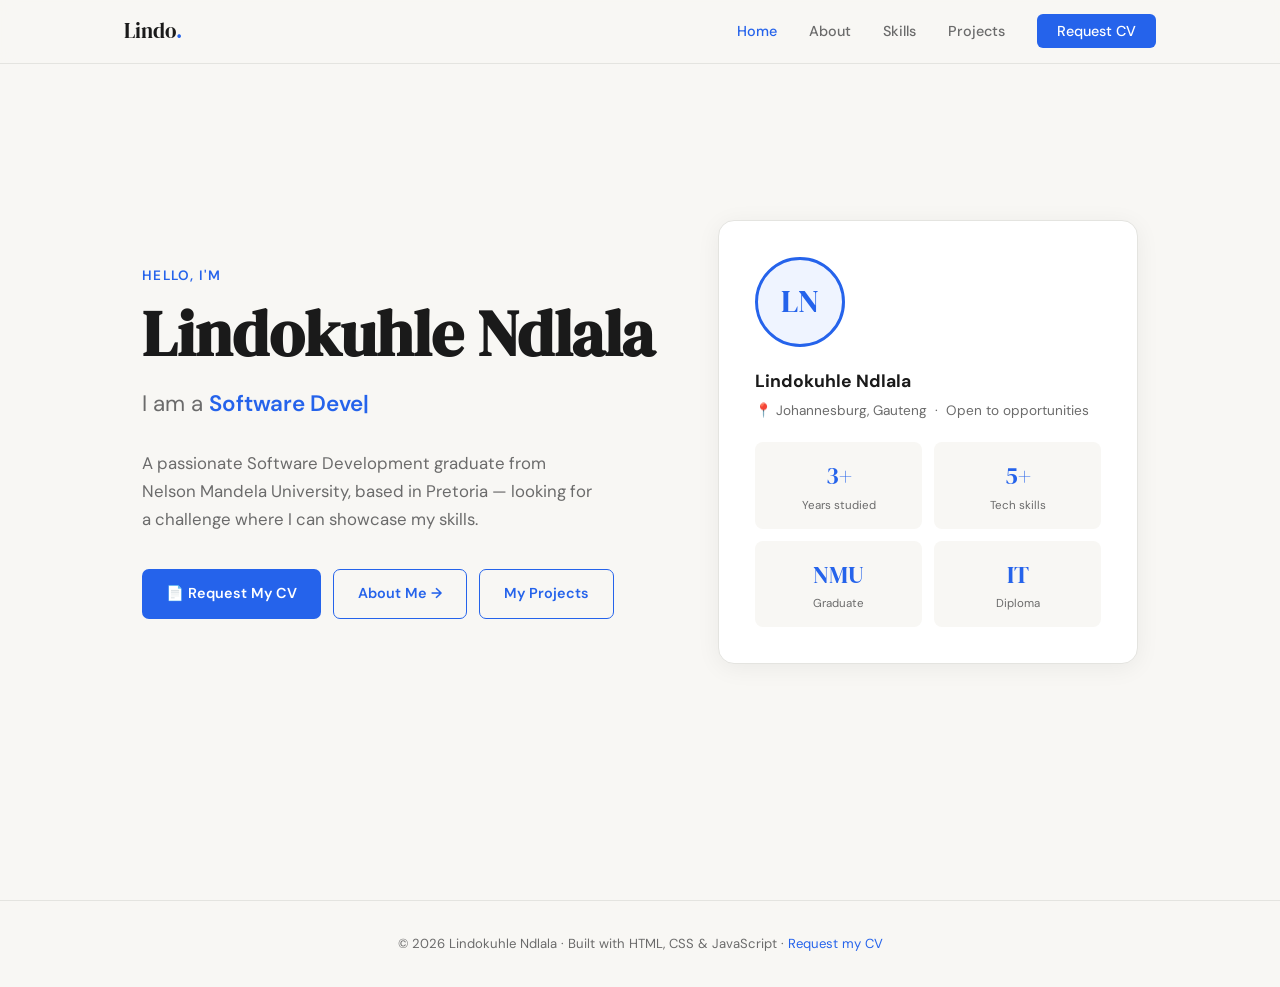
<file: index.html>
<!DOCTYPE html>
<html lang="en">
<head>
  <meta charset="UTF-8" />
  <meta name="viewport" content="width=device-width, initial-scale=1.0" />
  <title>Lindokuhle Ndlala — Software Developer</title>
  <meta name="description" content="Portfolio of Lindokuhle Ndlala, a Software Development graduate from Nelson Mandela University based in Pretoria." />
  <link rel="stylesheet" href="css/style.css" />
</head>
<body>

<!-- NAV -->
<nav class="nav">
  <div class="container">
    <a href="index.html" class="nav-logo">Lindo<span>.</span></a>
    <ul class="nav-links">
      <li><a href="index.html" class="active">Home</a></li>
      <li><a href="pages/about.html">About</a></li>
      <li><a href="pages/skills.html">Skills</a></li>
      <li><a href="pages/projects.html">Projects</a></li>
      <li><a href="pages/contact.html" class="nav-cta">Request CV</a></li>
    </ul>
    <button class="nav-toggle" aria-label="Menu">
      <span></span><span></span><span></span>
    </button>
  </div>
</nav>

<!-- HERO -->
<main>
  <section class="hero section">
    <div class="container">
      <div class="hero-inner">

        <!-- Left copy -->
        <div class="hero-copy">
          <p class="hero-greeting">Hello, I'm</p>
          <h1 class="hero-name">Lindokuhle Ndlala</h1>
          <h2 class="hero-typing">
            I am a <strong><span id="typed-text"></span><span class="cursor">|</span></strong>
          </h2>
          <p class="hero-desc">
            A passionate Software Development graduate from Nelson Mandela University, 
            based in Pretoria — looking for a challenge where I can showcase my skills.
          </p>
          <div class="hero-btns">
            <a href="pages/contact.html" class="btn btn-primary">📄 Request My CV</a>
            <a href="pages/about.html" class="btn btn-outline">About Me →</a>
            <a href="pages/projects.html" class="btn btn-outline">My Projects</a>
          </div>
        </div>

        <!-- Right card -->
        <div class="hero-card">
          <div class="hero-card-avatar">LN</div>
          <h3>Lindokuhle Ndlala</h3>
          <p>📍 Johannesburg, Gauteng &nbsp;·&nbsp; Open to opportunities</p>
          <div class="hero-card-stats">
            <div class="stat-box">
              <div class="num">3+</div>
              <div class="lbl">Years studied</div>
            </div>
            <div class="stat-box">
              <div class="num">5+</div>
              <div class="lbl">Tech skills</div>
            </div>
            <div class="stat-box">
              <div class="num">NMU</div>
              <div class="lbl">Graduate</div>
            </div>
            <div class="stat-box">
              <div class="num">IT</div>
              <div class="lbl">Diploma</div>
            </div>
          </div>
        </div>

      </div>
    </div>
  </section>
</main>

<!-- FOOTER -->
<footer class="footer">
  <div class="container">
    <p>© 2026 Lindokuhle Ndlala · Built with HTML, CSS & JavaScript · 
      <a href="pages/contact.html">Request my CV</a>
    </p>
  </div>
</footer>

<script src="js/main.js"></script>
</body>
</html>
</file>
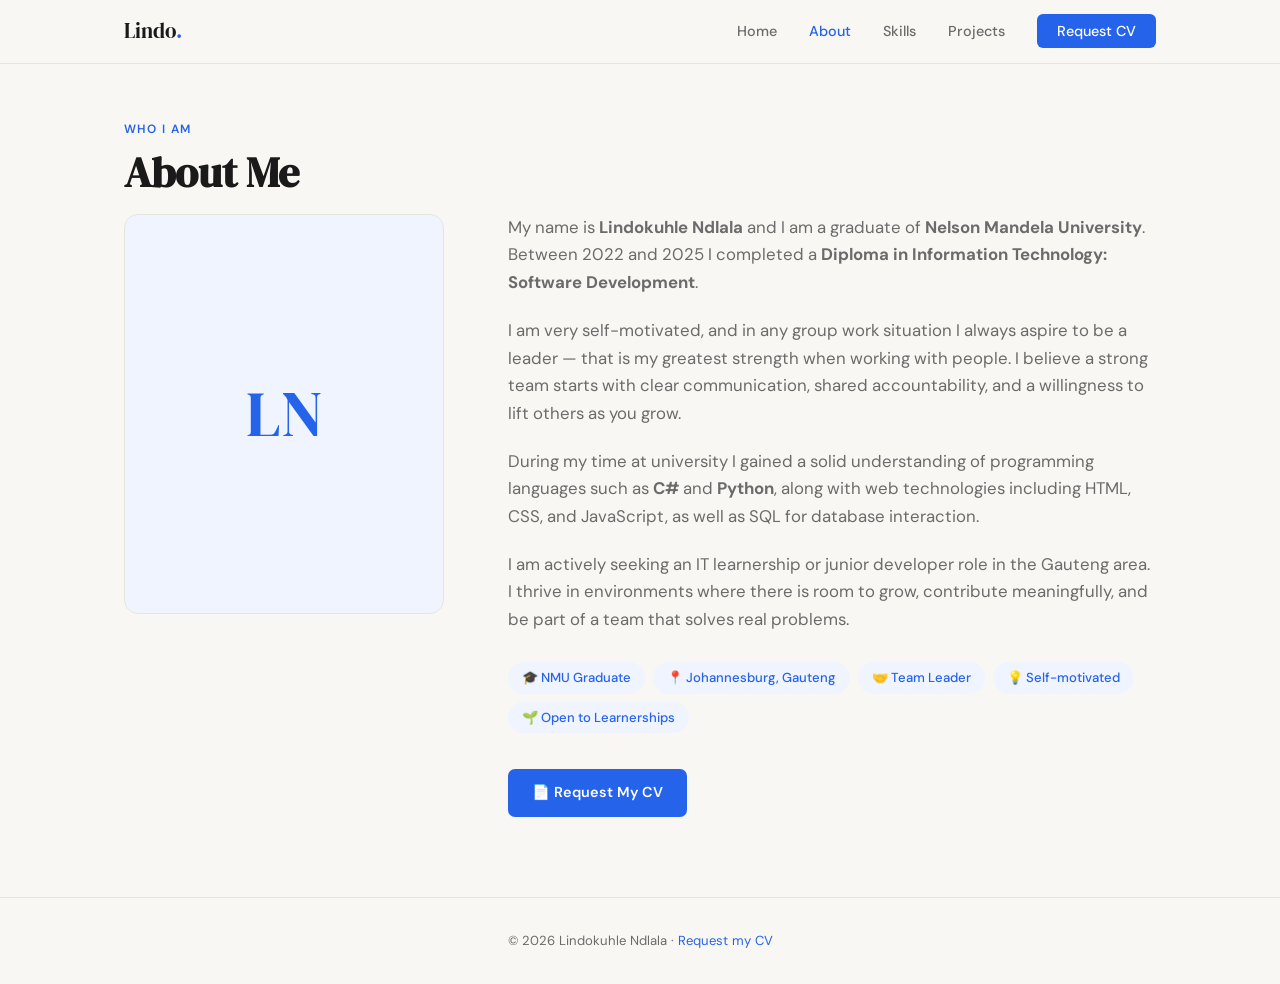
<file: pages/about.html>
<!DOCTYPE html>
<html lang="en">
<head>
  <meta charset="UTF-8" />
  <meta name="viewport" content="width=device-width, initial-scale=1.0" />
  <title>About — Lindokuhle Ndlala</title>
  <link rel="stylesheet" href="../css/style.css" />
</head>
<body>

<nav class="nav">
  <div class="container">
    <a href="../index.html" class="nav-logo">Lindo<span>.</span></a>
    <ul class="nav-links">
      <li><a href="../index.html">Home</a></li>
      <li><a href="about.html" class="active">About</a></li>
      <li><a href="skills.html">Skills</a></li>
      <li><a href="projects.html">Projects</a></li>
      <li><a href="contact.html" class="nav-cta">Request CV</a></li>
    </ul>
    <button class="nav-toggle" aria-label="Menu">
      <span></span><span></span><span></span>
    </button>
  </div>
</nav>

<main>
  <section class="section" style="padding-top: calc(var(--nav-h) + 56px);">
    <div class="container">
      <p class="section-label">Who I am</p>
      <h1 class="section-title">About Me</h1>

      <div class="about-grid">
        <!-- Photo -->
        <div class="about-img-wrap">
          <!-- <img src="../Images/Lindo1.jpeg" alt="Lindokuhle Ndlala" /> -->
          <div class="about-img-placeholder">LN</div>
           
        </div>

        <!-- Text -->
        <div class="about-body">
          <p>
            My name is <strong>Lindokuhle Ndlala</strong> and I am a graduate of 
            <strong>Nelson Mandela University</strong>. Between 2022 and 2025 I completed 
            a <strong>Diploma in Information Technology: Software Development</strong>.
          </p>
          <p>
            I am very self-motivated, and in any group work situation I always aspire to 
            be a leader — that is my greatest strength when working with people. I believe 
            a strong team starts with clear communication, shared accountability, and a 
            willingness to lift others as you grow.
          </p>
          <p>
            During my time at university I gained a solid understanding of programming 
            languages such as <strong>C#</strong> and <strong>Python</strong>, along with 
            web technologies including HTML, CSS, and JavaScript, as well as SQL for 
            database interaction.
          </p>
          <p>
            I am actively seeking an IT learnership or junior developer role in the 
            Gauteng area. I thrive in environments where there is room to grow, 
            contribute meaningfully, and be part of a team that solves real problems.
          </p>

          <div class="about-chips">
            <span class="chip">🎓 NMU Graduate</span>
            <span class="chip">📍 Johannesburg, Gauteng</span>
            <span class="chip">🤝 Team Leader</span>
            <span class="chip">💡 Self-motivated</span>
            <span class="chip">🌱 Open to Learnerships</span>
          </div>

          <div style="margin-top:36px;">
            <a href="contact.html" class="btn btn-primary">📄 Request My CV</a>
          </div>
        </div>
      </div>
    </div>
  </section>
</main>

<footer class="footer">
  <div class="container">
    <p>© 2026 Lindokuhle Ndlala · <a href="contact.html">Request my CV</a></p>
  </div>
</footer>

<script src="../js/main.js"></script>
</body>
</html>
</file>
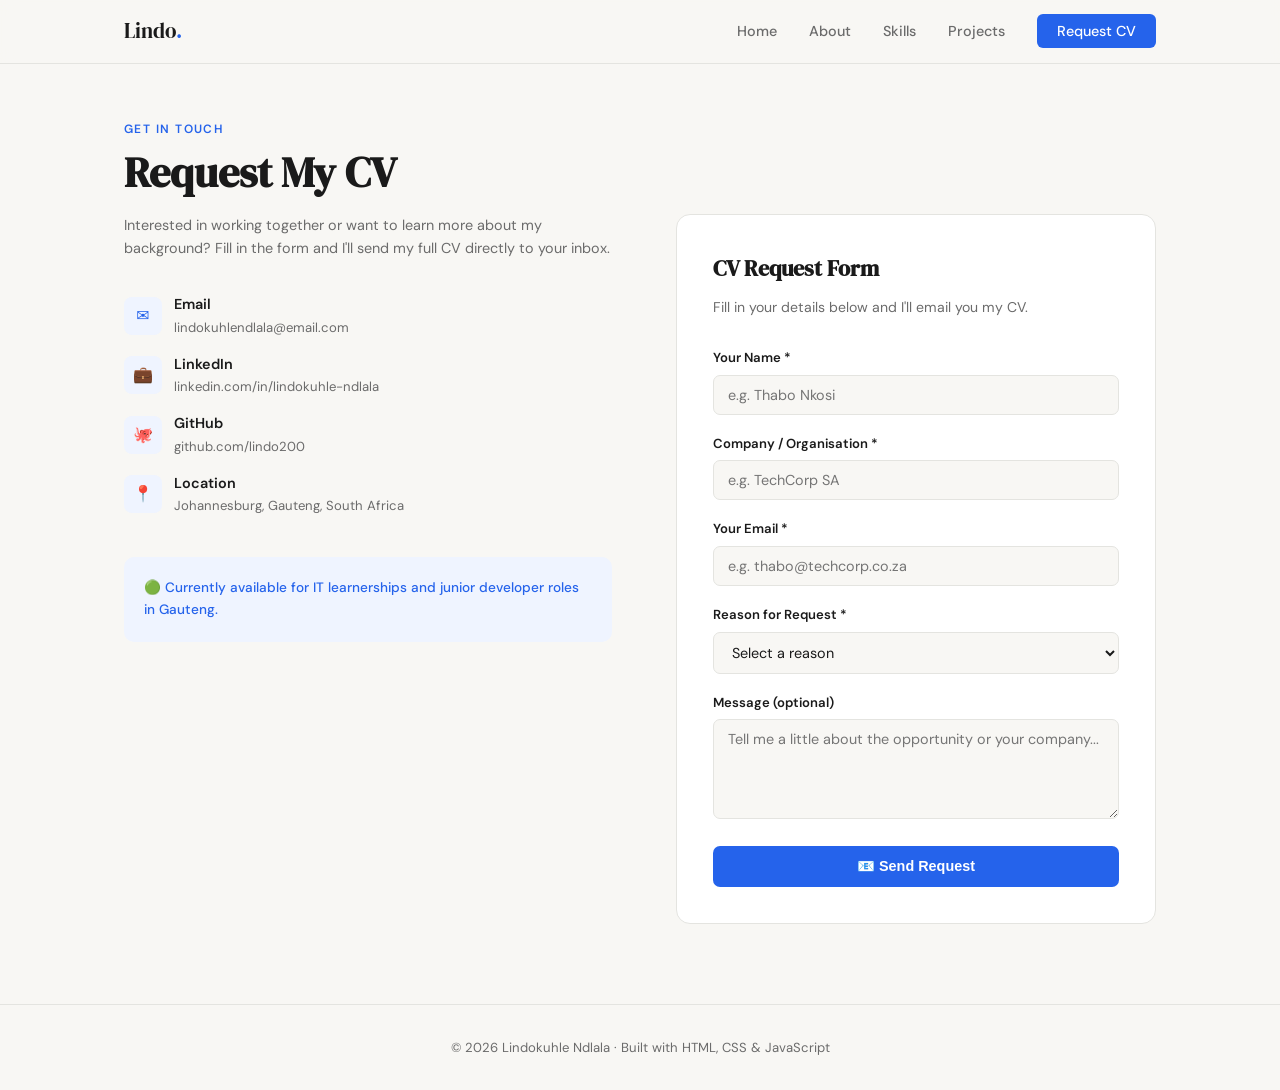
<file: pages/contact.html>
<!DOCTYPE html>
<html lang="en">
<head>
  <meta charset="UTF-8" />
  <meta name="viewport" content="width=device-width, initial-scale=1.0" />
  <title>Request CV — Lindokuhle Ndlala</title>
  <link rel="stylesheet" href="../css/style.css" />
</head>
<body>

<nav class="nav">
  <div class="container">
    <a href="../index.html" class="nav-logo">Lindo<span>.</span></a>
    <ul class="nav-links">
      <li><a href="../index.html">Home</a></li>
      <li><a href="about.html">About</a></li>
      <li><a href="skills.html">Skills</a></li>
      <li><a href="projects.html">Projects</a></li>
      <li><a href="contact.html" class="nav-cta active">Request CV</a></li>
    </ul>
    <button class="nav-toggle" aria-label="Menu">
      <span></span><span></span><span></span>
    </button>
  </div>
</nav>

<main>
  <section class="section" style="padding-top: calc(var(--nav-h) + 56px);">
    <div class="container">
      <p class="section-label">Get in touch</p>
      <h1 class="section-title">Request My CV</h1>

      <div class="contact-grid">

        <!-- Left info -->
        <div class="contact-info">
          <p style="color:var(--ink-muted); margin-bottom:32px;">
            Interested in working together or want to learn more about my background? 
            Fill in the form and I'll send my full CV directly to your inbox.
          </p>

          <div class="contact-links">
            <a href="mailto:lindokuhle.ndlala@email.com" class="contact-link">
              <div class="contact-link-icon">✉️</div>
              <div>
                <div style="font-weight:600; font-size:0.9rem;">Email</div>
                <div style="color:var(--ink-muted); font-size:0.82rem;">lindokuhlendlala@email.com</div>
              </div>
            </a>
            <a href="https://www.linkedin.com/in/lindokuhle-ndlala" target="_blank" class="contact-link">
              <div class="contact-link-icon">💼</div>
              <div>
                <div style="font-weight:600; font-size:0.9rem;">LinkedIn</div>
                <div style="color:var(--ink-muted); font-size:0.82rem;">linkedin.com/in/lindokuhle-ndlala</div>
              </div>
            </a>
            <a href="https://github.com/lindokuhle-ndlala" target="_blank" class="contact-link">
              <div class="contact-link-icon">🐙</div>
              <div>
                <div style="font-weight:600; font-size:0.9rem;">GitHub</div>
                <div style="color:var(--ink-muted); font-size:0.82rem;">github.com/lindo200</div>
              </div>
            </a>
            <div class="contact-link">
              <div class="contact-link-icon">📍</div>
              <div>
                <div style="font-weight:600; font-size:0.9rem;">Location</div>
                <div style="color:var(--ink-muted); font-size:0.82rem;">Johannesburg, Gauteng, South Africa</div>
              </div>
            </div>
          </div>

          <div style="margin-top:40px; padding:20px; background:var(--accent-light); border-radius:10px;">
            <p style="font-size:0.85rem; color:var(--accent); font-weight:500;">
              🟢 Currently available for IT learnerships and junior developer roles in Gauteng.
            </p>
          </div>
        </div>

        <!-- CV Request Form -->
        <div class="cv-form">
          <h3>CV Request Form</h3>
          <p>Fill in your details below and I'll email you my CV.</p>

          <form id="cv-form">
            <div class="form-group">
              <label for="req-name">Your Name *</label>
              <input type="text" id="req-name" placeholder="e.g. Thabo Nkosi" required />
            </div>
            <div class="form-group">
              <label for="req-company">Company / Organisation *</label>
              <input type="text" id="req-company" placeholder="e.g. TechCorp SA" required />
            </div>
            <div class="form-group">
              <label for="req-email">Your Email *</label>
              <input type="email" id="req-email" placeholder="e.g. thabo@techcorp.co.za" required />
            </div>
            <div class="form-group">
              <label for="req-reason">Reason for Request *</label>
              <select id="req-reason" required>
                <option value="" disabled selected>Select a reason</option>
                <option value="IT Learnership">IT Learnership</option>
                <option value="Junior Developer Role">Junior Developer Role</option>
                <option value="Internship">Internship</option>
                <option value="Graduate Programme">Graduate Programme</option>
                <option value="General Enquiry">General Enquiry</option>
              </select>
            </div>
            <div class="form-group">
              <label for="req-message">Message (optional)</label>
              <textarea id="req-message" placeholder="Tell me a little about the opportunity or your company..."></textarea>
            </div>
            <button type="submit" class="btn btn-primary" style="width:100%; justify-content:center;">
              📧 Send Request
            </button>
          </form>

          <!-- Success state -->
          <div id="form-success" class="form-success">
            <svg viewBox="0 0 48 48" fill="none" xmlns="http://www.w3.org/2000/svg">
              <circle cx="24" cy="24" r="22" stroke="currentColor" stroke-width="2"/>
              <path d="M14 24l7 7 13-14" stroke="currentColor" stroke-width="2.5" stroke-linecap="round" stroke-linejoin="round"/>
            </svg>
            <h3 style="font-family:var(--serif); margin-bottom:8px;">Request Sent!</h3>
            <p style="color:var(--ink-muted); font-size:0.9rem;">Your email client should have opened. I'll get back to you shortly.</p>
          </div>
        </div>

      </div>
    </div>
  </section>
</main>

<footer class="footer">
  <div class="container">
    <p>© 2026 Lindokuhle Ndlala · Built with HTML, CSS & JavaScript</p>
  </div>
</footer>

<script src="../js/main.js"></script>
</body>
</html>
</file>
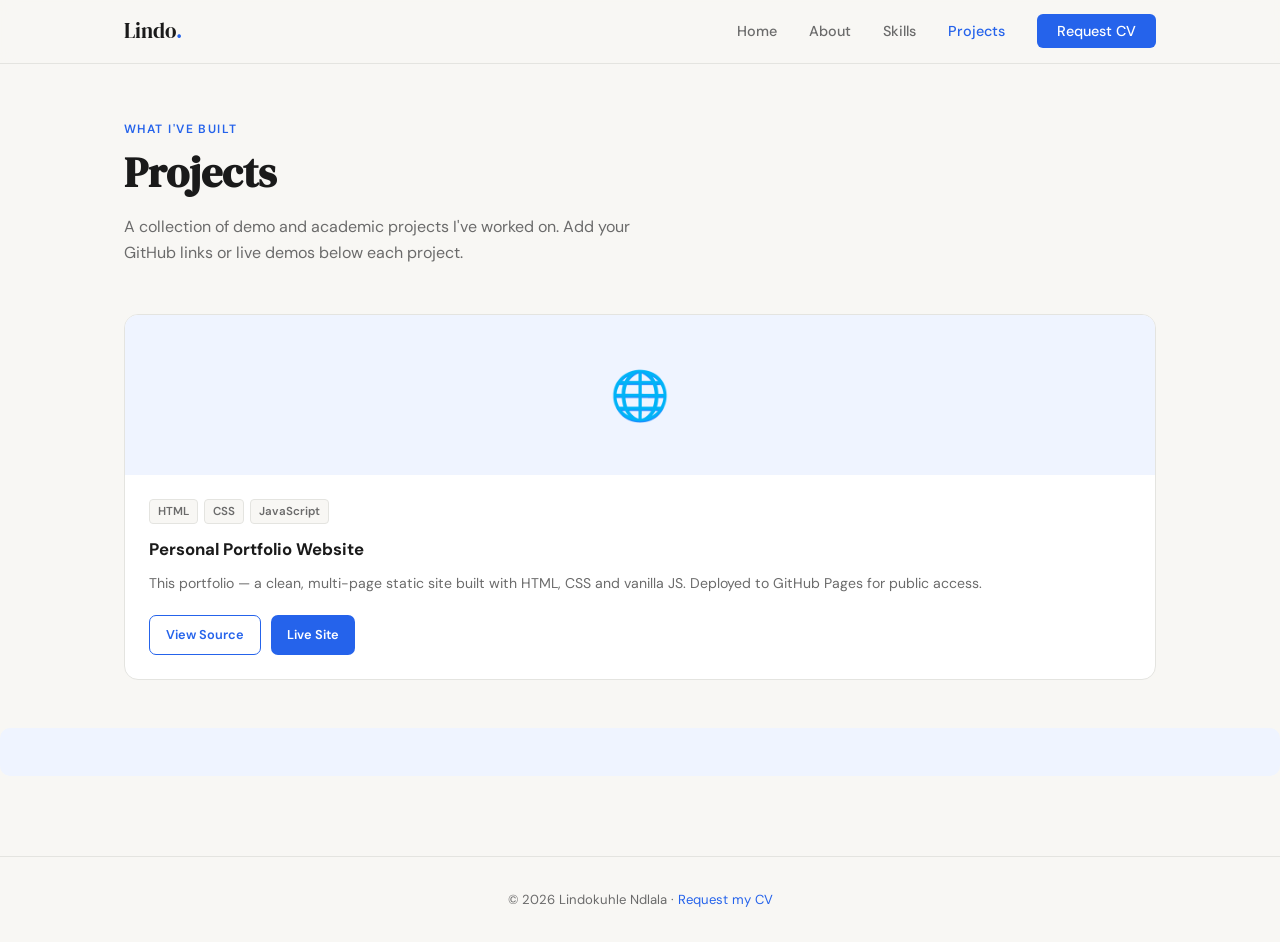
<file: pages/projects.html>
<!DOCTYPE html>
<html lang="en">
<head>
  <meta charset="UTF-8" />
  <meta name="viewport" content="width=device-width, initial-scale=1.0" />
  <title>Projects — Lindokuhle Ndlala</title>
  <link rel="stylesheet" href="../css/style.css" />
</head>
<body>

<nav class="nav">
  <div class="container">
    <a href="../index.html" class="nav-logo">Lindo<span>.</span></a>
    <ul class="nav-links">
      <li><a href="../index.html">Home</a></li>
      <li><a href="about.html">About</a></li>
      <li><a href="skills.html">Skills</a></li>
      <li><a href="projects.html" class="active">Projects</a></li>
      <li><a href="contact.html" class="nav-cta">Request CV</a></li>
    </ul>
    <button class="nav-toggle" aria-label="Menu">
      <span></span><span></span><span></span>
    </button>
  </div>
</nav>

<main>
  <section class="section" style="padding-top: calc(var(--nav-h) + 56px);">
    <div class="container">
      <p class="section-label">What I've built</p>
      <h1 class="section-title">Projects</h1>
      <p class="section-sub">
        A collection of demo and academic projects I've worked on. 
        Add your GitHub links or live demos below each project.
      </p>

      <div class="projects-grid">

        <!-- Project 2 — Portfolio Website -->
        <div class="project-card">
          <div class="project-thumb">🌐</div>
          <div class="project-body">
            <div class="project-tags">
              <span class="tag">HTML</span>
              <span class="tag">CSS</span>
              <span class="tag">JavaScript</span>
            </div>
            <h3>Personal Portfolio Website</h3>
            <p>
              This portfolio — a clean, multi-page static site built with HTML, CSS and vanilla JS. 
              Deployed to GitHub Pages for public access.
            </p>
            <div class="project-links">
              <a href="#" class="btn btn-outline" style="font-size:0.8rem; padding:8px 16px;">View Source</a>
              <a href="#" class="btn btn-primary" style="font-size:0.8rem; padding:8px 16px;">Live Site</a>
            </div>
          </div>
        </div>
        </div>

        

        <!-- Project 3 — Placeholder -->
        <!-- <div class="project-card">
          <div class="project-thumb">🖥️</div>
          <div class="project-body">
            <div class="project-tags">
              <span class="tag">C#</span>
              <span class="tag">ASP.NET</span>
              <span class="tag">SQL</span>
            </div>
            <h3>Web Application (Academic)</h3>
            <p>
              An ASP.NET MVC web application developed during my studies, demonstrating CRUD 
              operations with a SQL database backend.
            </p>
            <div class="project-links">
              <a href="#" class="btn btn-outline" style="font-size:0.8rem; padding:8px 16px;">View on GitHub</a>
            </div>
          </div>
        </div> -->

        <!-- Project 4 — Placeholder -->
        <!-- <div class="project-card">
          <div class="project-thumb">🐍</div>
          <div class="project-body">
            <div class="project-tags">
              <span class="tag">Python</span>
              <span class="tag">CLI</span>
            </div>
            <h3>Python CLI Tool</h3>
            <p>
              A command-line application built in Python — add your own description here. 
              Replace this card with your real Python project.
            </p>
            <div class="project-links">
              <a href="#" class="btn btn-outline" style="font-size:0.8rem; padding:8px 16px;">View on GitHub</a>
            </div>
          </div>
        </div> -->

      </div>

      <!-- Add more projects note -->
      <div style="margin-top:48px; padding:24px; background:var(--accent-light); border-radius:10px; text-align:center;">
        <!-- <p style="color:var(--accent); font-size:0.9rem; font-weight:500;">
          💡 <strong>Tip:</strong> Replace the placeholder project cards above with your real projects. 
          Add your GitHub links, screenshots (update the emoji), and descriptions.
        </p> -->
      </div>

    </div>
  </section>
</main>

<footer class="footer">
  <div class="container">
    <p>© 2026 Lindokuhle Ndlala · <a href="contact.html">Request my CV</a></p>
  </div>
</footer>

<script src="../js/main.js"></script>
</body>
</html>
</file>
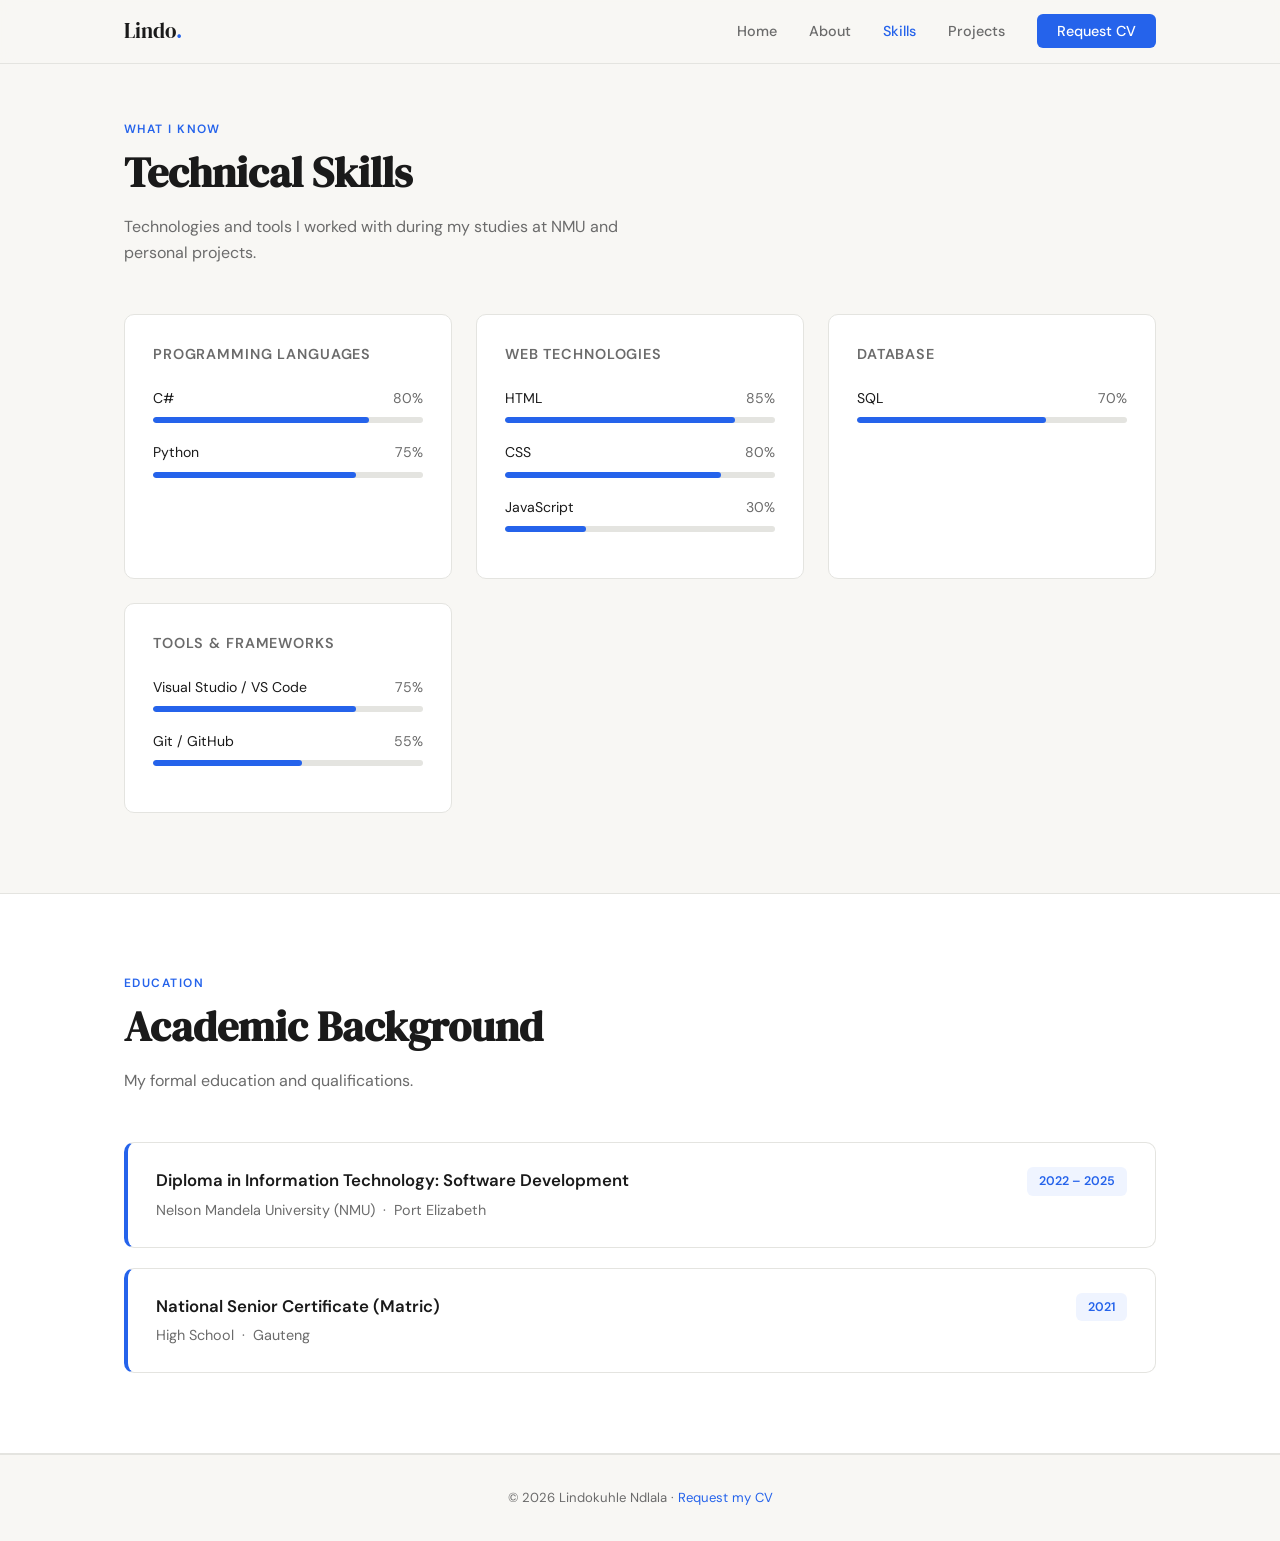
<file: pages/skills.html>
<!DOCTYPE html>
<html lang="en">
<head>
  <meta charset="UTF-8" />
  <meta name="viewport" content="width=device-width, initial-scale=1.0" />
  <title>Skills — Lindokuhle Ndlala</title>
  <link rel="stylesheet" href="../css/style.css" />
</head>
<body>

<nav class="nav">
  <div class="container">
    <a href="../index.html" class="nav-logo">Lindo<span>.</span></a>
    <ul class="nav-links">
      <li><a href="../index.html">Home</a></li>
      <li><a href="about.html">About</a></li>
      <li><a href="skills.html" class="active">Skills</a></li>
      <li><a href="projects.html">Projects</a></li>
      <li><a href="contact.html" class="nav-cta">Request CV</a></li>
    </ul>
    <button class="nav-toggle" aria-label="Menu">
      <span></span><span></span><span></span>
    </button>
  </div>
</nav>

<main>
  <!-- Skills Section -->
  <section class="section" style="padding-top: calc(var(--nav-h) + 56px);">
    <div class="container">
      <p class="section-label">What I know</p>
      <h1 class="section-title">Technical Skills</h1>
      <p class="section-sub">Technologies and tools I worked with during my studies at NMU and personal projects.</p>

      <div class="skills-grid">

        <div class="skill-card">
          <h3>Programming Languages</h3>
          <div class="skill-item">
            <div class="skill-info"><span>C#</span><span>80%</span></div>
            <div class="skill-bar"><div class="skill-fill" data-width="80"></div></div>
          </div>
          <div class="skill-item">
            <div class="skill-info"><span>Python</span><span>75%</span></div>
            <div class="skill-bar"><div class="skill-fill" data-width="75"></div></div>
          </div>
        </div>

        <div class="skill-card">
          <h3>Web Technologies</h3>
          <div class="skill-item">
            <div class="skill-info"><span>HTML</span><span>85%</span></div>
            <div class="skill-bar"><div class="skill-fill" data-width="85"></div></div>
          </div>
          <div class="skill-item">
            <div class="skill-info"><span>CSS</span><span>80%</span></div>
            <div class="skill-bar"><div class="skill-fill" data-width="80"></div></div>
          </div>
          <div class="skill-item">
            <div class="skill-info"><span>JavaScript</span><span>30%</span></div>
            <div class="skill-bar"><div class="skill-fill" data-width="30"></div></div>
          </div>
        </div>

        <div class="skill-card">
          <h3>Database</h3>
          <div class="skill-item">
            <div class="skill-info"><span>SQL</span><span>70%</span></div>
            <div class="skill-bar"><div class="skill-fill" data-width="70"></div></div>
          </div>
        </div>

        <div class="skill-card">
          <h3>Tools & Frameworks</h3>
          <div class="skill-item">
            <div class="skill-info"><span>Visual Studio / VS Code</span><span>75%</span></div>
            <div class="skill-bar"><div class="skill-fill" data-width="75"></div></div>
          </div>
          <div class="skill-item">
            <div class="skill-info"><span>Git / GitHub</span><span>55%</span></div>
            <div class="skill-bar"><div class="skill-fill" data-width="55"></div></div>
          </div>
        </div>

      </div>
    </div>
  </section>

  <!-- Education Section -->
  <section class="section" style="background: var(--surface); border-top: 1px solid var(--border); border-bottom: 1px solid var(--border);">
    <div class="container">
      <p class="section-label">Education</p>
      <h2 class="section-title">Academic Background</h2>
      <p class="section-sub">My formal education and qualifications.</p>

      <div class="edu-list">

        <div class="edu-card">
          <div>
            <h3>Diploma in Information Technology: Software Development</h3>
            <p class="inst">Nelson Mandela University (NMU) &nbsp;·&nbsp; Port Elizabeth</p>
          </div>
          <span class="edu-badge">2022 – 2025</span>
        </div>

        <div class="edu-card">
          <div>
            <h3>National Senior Certificate (Matric)</h3>
            <p class="inst">High School &nbsp;·&nbsp; Gauteng</p>
          </div>
          <span class="edu-badge">2021</span>
        </div>

      </div>
    </div>
  </section>

</main>

<footer class="footer">
  <div class="container">
    <p>© 2026 Lindokuhle Ndlala · <a href="contact.html">Request my CV</a></p>
  </div>
</footer>

<script src="../js/main.js"></script>
</body>
</html>
</file>
<file: css/style.css>
/* ===========================
   LINDO PORTFOLIO — style.css
   =========================== */

@import url('https://fonts.googleapis.com/css2?family=DM+Sans:wght@300;400;500;600&family=DM+Serif+Display:ital@0;1&display=swap');

/* ---- Reset & Tokens ---- */
*, *::before, *::after { box-sizing: border-box; margin: 0; padding: 0; }

:root {
  --bg:          #F8F7F4;
  --surface:     #FFFFFF;
  --ink:         #1A1A1A;
  --ink-muted:   #6B6B6B;
  --accent:      #2563EB;
  --accent-light:#EFF4FF;
  --border:      #E4E4E0;
  --radius:      10px;
  --serif:       'DM Serif Display', Georgia, serif;
  --sans:        'DM Sans', system-ui, sans-serif;
  --max:         1080px;
  --nav-h:       64px;
}

html { scroll-behavior: smooth; }

body {
  font-family: var(--sans);
  background: var(--bg);
  color: var(--ink);
  line-height: 1.65;
  min-height: 100vh;
}

/* ---- Utility ---- */
.container { max-width: var(--max); margin: 0 auto; padding: 0 24px; }
.section    { padding: 80px 0; }
.section-label {
  font-size: 0.75rem;
  font-weight: 600;
  letter-spacing: 0.12em;
  text-transform: uppercase;
  color: var(--accent);
  margin-bottom: 8px;
}
.section-title {
  font-family: var(--serif);
  font-size: clamp(1.8rem, 4vw, 2.6rem);
  line-height: 1.2;
  margin-bottom: 16px;
}
.section-sub {
  color: var(--ink-muted);
  max-width: 520px;
  margin-bottom: 48px;
}

/* ---- Nav ---- */
.nav {
  position: fixed;
  top: 0; left: 0; right: 0;
  height: var(--nav-h);
  background: rgba(248,247,244,0.92);
  backdrop-filter: blur(8px);
  border-bottom: 1px solid var(--border);
  z-index: 100;
  display: flex;
  align-items: center;
}
.nav .container {
  width: 100%;
  display: flex;
  align-items: center;
  justify-content: space-between;
}
.nav-logo {
  font-family: var(--serif);
  font-size: 1.3rem;
  color: var(--ink);
  text-decoration: none;
}
.nav-logo span { color: var(--accent); }
.nav-links { display: flex; gap: 32px; list-style: none; }
.nav-links a {
  font-size: 0.9rem;
  font-weight: 500;
  color: var(--ink-muted);
  text-decoration: none;
  transition: color 0.2s;
}
.nav-links a:hover, .nav-links a.active { color: var(--accent); }
.nav-cta {
  background: var(--accent);
  color: #fff !important;
  padding: 8px 20px;
  border-radius: 6px;
  transition: opacity 0.2s !important;
}
.nav-cta:hover { opacity: 0.88; }

/* hamburger */
.nav-toggle { display: none; cursor: pointer; flex-direction: column; gap: 5px; }
.nav-toggle span { display: block; width: 24px; height: 2px; background: var(--ink); border-radius: 2px; }

/* ---- Hero ---- */
.hero {
  min-height: 100vh;
  display: flex;
  align-items: center;
  padding-top: var(--nav-h);
}
.hero-inner {
  display: grid;
  grid-template-columns: 1fr 420px;
  gap: 64px;
  align-items: center;
}
.hero-greeting {
  font-size: 0.85rem;
  font-weight: 600;
  letter-spacing: 0.1em;
  text-transform: uppercase;
  color: var(--accent);
  margin-bottom: 12px;
}
.hero-name {
  font-family: var(--serif);
  font-size: clamp(2.4rem, 6vw, 4rem);
  line-height: 1.1;
  margin-bottom: 16px;
}
.hero-typing {
  font-family: var(--sans);
  font-size: clamp(1rem, 2.5vw, 1.4rem);
  font-weight: 400;
  color: var(--ink-muted);
  margin-bottom: 20px;
  min-height: 2em;
}
.hero-typing strong { color: var(--accent); font-weight: 600; }
.cursor { animation: blink 1s step-end infinite; }
@keyframes blink { 50% { opacity: 0; } }

.hero-desc {
  color: var(--ink-muted);
  max-width: 460px;
  margin-bottom: 36px;
  font-size: 1.05rem;
}
.hero-btns { display: flex; gap: 12px; flex-wrap: wrap; }

/* ---- Buttons ---- */
.btn {
  display: inline-flex;
  align-items: center;
  gap: 8px;
  padding: 12px 24px;
  border-radius: 7px;
  font-size: 0.9rem;
  font-weight: 600;
  text-decoration: none;
  cursor: pointer;
  border: none;
  transition: all 0.2s;
}
.btn-primary { background: var(--accent); color: #fff; }
.btn-primary:hover { background: #1d4fd8; }
.btn-outline {
  background: transparent;
  color: var(--accent);
  border: 1.5px solid var(--accent);
}
.btn-outline:hover { background: var(--accent-light); }

/* ---- Hero Card ---- */
.hero-card {
  background: var(--surface);
  border: 1px solid var(--border);
  border-radius: 16px;
  padding: 36px;
  box-shadow: 0 4px 24px rgba(0,0,0,0.06);
}
.hero-card-avatar {
  width: 90px;
  height: 90px;
  border-radius: 50%;
  background: var(--accent-light);
  display: flex;
  align-items: center;
  justify-content: center;
  font-family: var(--serif);
  font-size: 2rem;
  color: var(--accent);
  margin-bottom: 20px;
  border: 3px solid var(--accent);
  overflow: hidden;
}
.hero-card-avatar img { width: 100%; height: 100%; object-fit: cover; }
.hero-card h3 { font-size: 1.1rem; margin-bottom: 4px; }
.hero-card p { font-size: 0.85rem; color: var(--ink-muted); margin-bottom: 20px; }
.hero-card-stats {
  display: grid;
  grid-template-columns: 1fr 1fr;
  gap: 12px;
}
.stat-box {
  background: var(--bg);
  border-radius: 8px;
  padding: 14px;
  text-align: center;
}
.stat-box .num {
  font-family: var(--serif);
  font-size: 1.5rem;
  color: var(--accent);
}
.stat-box .lbl { font-size: 0.72rem; color: var(--ink-muted); }

/* ---- About Page ---- */
.about-grid {
  display: grid;
  grid-template-columns: 320px 1fr;
  gap: 64px;
  align-items: start;
}
.about-img-wrap {
  position: sticky;
  top: calc(var(--nav-h) + 24px);
}
.about-img-wrap img {
  width: 100%;
  border-radius: 14px;
  border: 1px solid var(--border);
  object-fit: cover;
  aspect-ratio: 4/5;
}
.about-img-placeholder {
  width: 100%;
  aspect-ratio: 4/5;
  border-radius: 14px;
  background: var(--accent-light);
  display: flex;
  align-items: center;
  justify-content: center;
  font-family: var(--serif);
  font-size: 4rem;
  color: var(--accent);
  border: 1px solid var(--border);
}
.about-body p { color: var(--ink-muted); margin-bottom: 20px; font-size: 1.05rem; }
.about-chips { display: flex; flex-wrap: wrap; gap: 8px; margin-top: 28px; }
.chip {
  background: var(--accent-light);
  color: var(--accent);
  border-radius: 20px;
  padding: 5px 14px;
  font-size: 0.82rem;
  font-weight: 500;
}

/* ---- Skills ---- */
.skills-grid {
  display: grid;
  grid-template-columns: repeat(auto-fit, minmax(280px, 1fr));
  gap: 24px;
}
.skill-card {
  background: var(--surface);
  border: 1px solid var(--border);
  border-radius: var(--radius);
  padding: 28px;
}
.skill-card h3 {
  font-size: 0.9rem;
  font-weight: 600;
  letter-spacing: 0.06em;
  text-transform: uppercase;
  color: var(--ink-muted);
  margin-bottom: 20px;
}
.skill-item { margin-bottom: 18px; }
.skill-info { display: flex; justify-content: space-between; font-size: 0.88rem; margin-bottom: 7px; }
.skill-info span:last-child { color: var(--ink-muted); }
.skill-bar { height: 6px; background: var(--border); border-radius: 99px; overflow: hidden; }
.skill-fill {
  height: 100%;
  background: var(--accent);
  border-radius: 99px;
  width: 0;
  transition: width 1.2s cubic-bezier(0.4,0,0.2,1);
}

/* ---- Education ---- */
.edu-list { display: flex; flex-direction: column; gap: 20px; }
.edu-card {
  background: var(--surface);
  border: 1px solid var(--border);
  border-left: 4px solid var(--accent);
  border-radius: var(--radius);
  padding: 24px 28px;
  display: grid;
  grid-template-columns: 1fr auto;
  gap: 8px;
}
.edu-card h3 { font-size: 1.05rem; font-weight: 600; margin-bottom: 4px; }
.edu-card .inst { color: var(--ink-muted); font-size: 0.9rem; }
.edu-badge {
  background: var(--accent-light);
  color: var(--accent);
  border-radius: 6px;
  padding: 4px 12px;
  font-size: 0.78rem;
  font-weight: 600;
  align-self: start;
  white-space: nowrap;
}

/* ---- Projects ---- */
.projects-grid {
  display: grid;
  grid-template-columns: repeat(auto-fit, minmax(300px, 1fr));
  gap: 24px;
}
.project-card {
  background: var(--surface);
  border: 1px solid var(--border);
  border-radius: 14px;
  overflow: hidden;
  transition: transform 0.25s, box-shadow 0.25s;
}
.project-card:hover {
  transform: translateY(-4px);
  box-shadow: 0 12px 40px rgba(0,0,0,0.09);
}
.project-thumb {
  height: 160px;
  background: var(--accent-light);
  display: flex;
  align-items: center;
  justify-content: center;
  font-size: 3rem;
}
.project-body { padding: 24px; }
.project-tags { display: flex; gap: 6px; flex-wrap: wrap; margin-bottom: 12px; }
.tag {
  font-size: 0.72rem;
  font-weight: 600;
  background: var(--bg);
  border: 1px solid var(--border);
  border-radius: 4px;
  padding: 2px 8px;
  color: var(--ink-muted);
}
.project-body h3 { font-size: 1.05rem; margin-bottom: 8px; }
.project-body p { font-size: 0.88rem; color: var(--ink-muted); margin-bottom: 20px; }
.project-links { display: flex; gap: 10px; }

/* ---- Contact / CV Request ---- */
.contact-grid {
  display: grid;
  grid-template-columns: 1fr 480px;
  gap: 64px;
  align-items: start;
}
.contact-info h3 { font-size: 1rem; font-weight: 600; margin-bottom: 6px; }
.contact-info p { color: var(--ink-muted); font-size: 0.9rem; }
.contact-links { margin-top: 32px; display: flex; flex-direction: column; gap: 14px; }
.contact-link {
  display: flex;
  align-items: center;
  gap: 12px;
  font-size: 0.9rem;
  color: var(--ink);
  text-decoration: none;
}
.contact-link-icon {
  width: 38px; height: 38px;
  background: var(--accent-light);
  border-radius: 8px;
  display: flex; align-items: center; justify-content: center;
  color: var(--accent);
  font-size: 1rem;
}

/* ---- CV Request Form ---- */
.cv-form {
  background: var(--surface);
  border: 1px solid var(--border);
  border-radius: 14px;
  padding: 36px;
}
.cv-form h3 {
  font-family: var(--serif);
  font-size: 1.4rem;
  margin-bottom: 8px;
}
.cv-form p { font-size: 0.88rem; color: var(--ink-muted); margin-bottom: 28px; }
.form-group { margin-bottom: 18px; }
.form-group label {
  display: block;
  font-size: 0.82rem;
  font-weight: 600;
  margin-bottom: 6px;
}
.form-group input,
.form-group textarea,
.form-group select {
  width: 100%;
  padding: 10px 14px;
  border: 1.5px solid var(--border);
  border-radius: 7px;
  font-family: var(--sans);
  font-size: 0.9rem;
  background: var(--bg);
  color: var(--ink);
  transition: border-color 0.2s;
}
.form-group input:focus,
.form-group textarea:focus,
.form-group select:focus {
  outline: none;
  border-color: var(--accent);
}
.form-group textarea { resize: vertical; min-height: 100px; }
.form-success {
  display: none;
  text-align: center;
  padding: 24px;
  color: var(--accent);
}
.form-success svg { width: 48px; height: 48px; margin-bottom: 12px; }

/* ---- Footer ---- */
.footer {
  border-top: 1px solid var(--border);
  padding: 32px 0;
  text-align: center;
  font-size: 0.82rem;
  color: var(--ink-muted);
}
.footer a { color: var(--accent); text-decoration: none; }

/* ---- Mobile ---- */
@media (max-width: 768px) {
  .hero-inner { grid-template-columns: 1fr; }
  .hero-card { display: none; }
  .about-grid { grid-template-columns: 1fr; }
  .about-img-wrap { position: static; }
  .contact-grid { grid-template-columns: 1fr; }
  .edu-card { grid-template-columns: 1fr; }
  .nav-links { display: none; flex-direction: column; position: absolute; top: var(--nav-h); left: 0; right: 0; background: var(--bg); border-bottom: 1px solid var(--border); padding: 16px 24px; gap: 16px; }
  .nav-links.open { display: flex; }
  .nav-toggle { display: flex; }
  .nav-cta { display: none; }
  .section { padding: 56px 0; }
}
</file>
